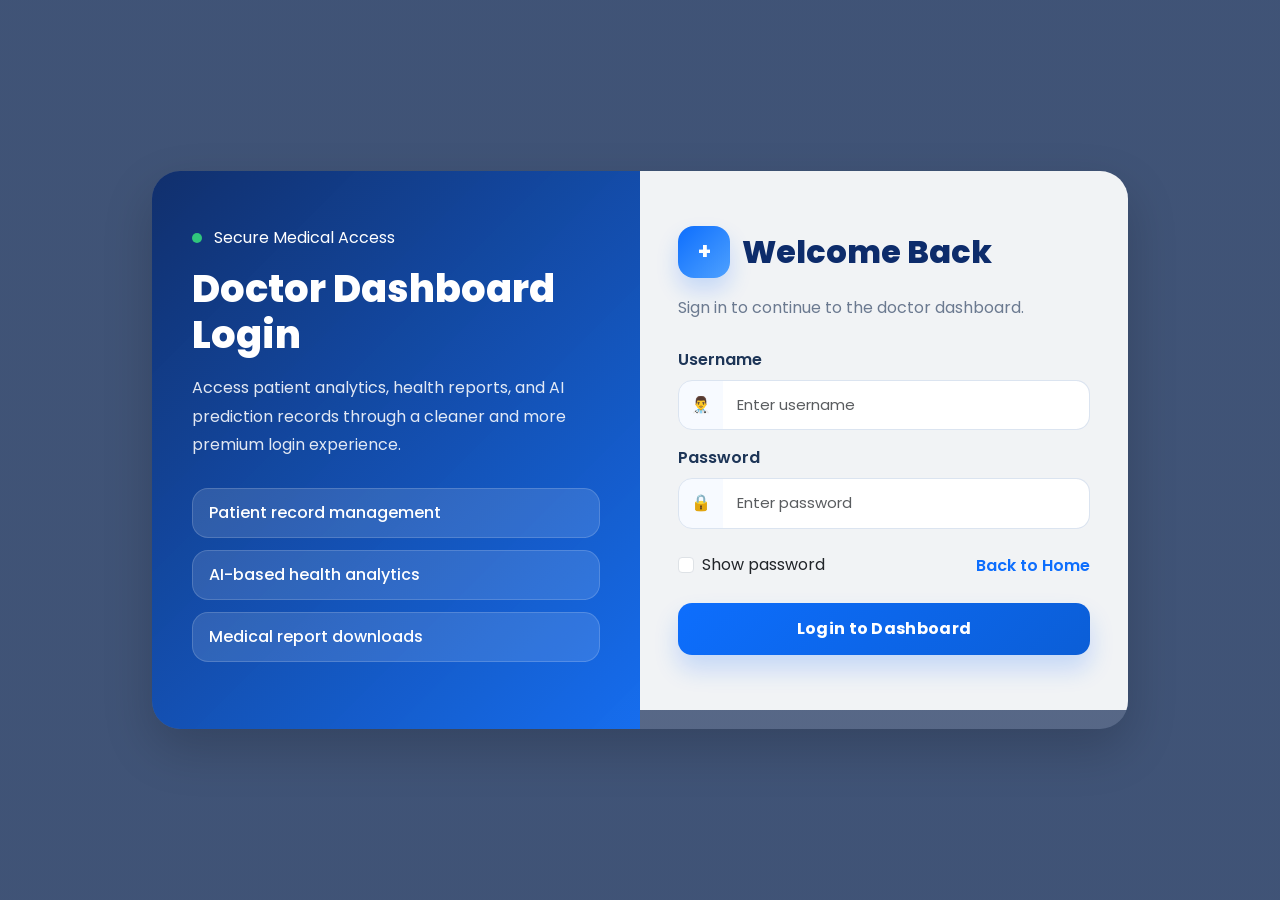
<file: login.html>
<!DOCTYPE html>
<html lang="en">
<head>
  <meta charset="UTF-8" />
  <meta name="viewport" content="width=device-width, initial-scale=1.0" />
  <title>Doctor Login</title>

  <link rel="stylesheet" href="https://cdn.jsdelivr.net/npm/bootstrap@5.3.2/dist/css/bootstrap.min.css">
  <link rel="preconnect" href="https://fonts.googleapis.com">
  <link rel="preconnect" href="https://fonts.gstatic.com" crossorigin>
  <link href="https://fonts.googleapis.com/css2?family=Poppins:wght@300;400;500;600;700;800&display=swap" rel="stylesheet">

  <style>
    *{
      margin:0;
      padding:0;
      box-sizing:border-box;
      font-family:'Poppins', sans-serif;
    }

    body{
      min-height:100vh;
      background:
        linear-gradient(rgba(10, 35, 80, 0.78), rgba(10, 35, 80, 0.78)),
        url('https://images.unsplash.com/photo-1576091160399-112ba8d25d1f?q=80&w=1920&auto=format&fit=crop');
      background-size:cover;
      background-position:center;
      display:flex;
      align-items:center;
      justify-content:center;
      padding:20px;
    }

    .login-wrapper{
      width:100%;
      max-width:1000px;
    }

    .login-card{
      border:none;
      border-radius:28px;
      overflow:hidden;
      box-shadow:0 20px 50px rgba(0,0,0,0.18);
      background:rgba(255,255,255,0.12);
      backdrop-filter:blur(14px);
    }

    .left-panel{
      background:linear-gradient(135deg, rgba(13,44,107,0.95), rgba(13,110,253,0.88));
      color:white;
      padding:55px 40px;
      height:100%;
      display:flex;
      flex-direction:column;
      justify-content:center;
    }

    .left-panel h1{
      font-size:2.4rem;
      font-weight:800;
      line-height:1.2;
      margin-bottom:16px;
    }

    .left-panel p{
      color:rgba(255,255,255,0.88);
      font-size:1rem;
      line-height:1.8;
      margin-bottom:28px;
    }

    .feature-pill{
      background:rgba(255,255,255,0.12);
      border:1px solid rgba(255,255,255,0.16);
      border-radius:16px;
      padding:12px 16px;
      margin-bottom:12px;
      font-weight:500;
    }

    .right-panel{
      background:rgba(255,255,255,0.92);
      padding:55px 38px;
    }

    .brand{
      display:flex;
      align-items:center;
      gap:12px;
      margin-bottom:18px;
    }

    .brand-badge{
      width:52px;
      height:52px;
      border-radius:16px;
      display:flex;
      align-items:center;
      justify-content:center;
      background:linear-gradient(135deg,#0d6efd,#4ea1ff);
      color:white;
      font-size:22px;
      font-weight:700;
      box-shadow:0 12px 22px rgba(13,110,253,0.20);
    }

    .login-title{
      font-size:2rem;
      font-weight:800;
      color:#0d2c6b;
      margin-bottom:6px;
    }

    .login-subtitle{
      color:#6b7a90;
      margin-bottom:28px;
    }

    .form-label{
      font-weight:600;
      color:#1d3557;
      margin-bottom:8px;
    }

    .form-control{
      border-radius:14px;
      padding:13px 14px;
      border:1px solid #dbe4f0;
      box-shadow:none !important;
      font-size:15px;
    }

    .form-control:focus{
      border-color:#0d6efd;
      box-shadow:0 0 0 0.2rem rgba(13,110,253,0.10) !important;
    }

    .input-group-text{
      border-radius:14px 0 0 14px;
      border:1px solid #dbe4f0;
      background:#f7faff;
    }

    .with-icon{
      border-left:none;
      border-radius:0 14px 14px 0;
    }

    .login-btn{
      border:none;
      border-radius:14px;
      padding:14px;
      font-weight:700;
      letter-spacing:0.3px;
      background:linear-gradient(135deg,#0d6efd,#0b5ed7);
      color:white;
      transition:0.3s ease;
      box-shadow:0 14px 25px rgba(13,110,253,0.20);
    }

    .login-btn:hover{
      transform:translateY(-2px);
      box-shadow:0 18px 30px rgba(13,110,253,0.24);
    }

    .back-link{
      text-decoration:none;
      color:#0d6efd;
      font-weight:600;
    }

    .back-link:hover{
      text-decoration:underline;
    }

    .pulse-dot{
      width:10px;
      height:10px;
      border-radius:50%;
      background:#30c67c;
      display:inline-block;
      margin-right:8px;
      animation:pulse 1.5s infinite;
    }

    @keyframes pulse{
      0%{box-shadow:0 0 0 0 rgba(48,198,124,0.7);}
      70%{box-shadow:0 0 0 10px rgba(48,198,124,0);}
      100%{box-shadow:0 0 0 0 rgba(48,198,124,0);}
    }

    .fade-up{
      animation:fadeUp 0.8s ease;
    }

    @keyframes fadeUp{
      from{
        opacity:0;
        transform:translateY(25px);
      }
      to{
        opacity:1;
        transform:translateY(0);
      }
    }

    @media(max-width:768px){
      .left-panel{
        padding:34px 24px;
      }

      .right-panel{
        padding:34px 24px;
      }

      .left-panel h1{
        font-size:2rem;
      }
    }
  </style>
</head>
<body>

  <div class="container login-wrapper fade-up">
    <div class="card login-card">
      <div class="row g-0">
        <div class="col-lg-6">
          <div class="left-panel">
            <div class="mb-3">
              <span class="pulse-dot"></span>
              <span>Secure Medical Access</span>
            </div>

            <h1>Doctor Dashboard Login</h1>
            <p>
              Access patient analytics, health reports, and AI prediction records
              through a cleaner and more premium login experience.
            </p>

            <div class="feature-pill">Patient record management</div>
            <div class="feature-pill">AI-based health analytics</div>
            <div class="feature-pill">Medical report downloads</div>
          </div>
        </div>

        <div class="col-lg-6">
          <div class="right-panel">
            <div class="brand">
              <div class="brand-badge">+</div>
              <div>
                <h3 class="login-title mb-0">Welcome Back</h3>
              </div>
            </div>

            <p class="login-subtitle">
              Sign in to continue to the doctor dashboard.
            </p>

            <form method="post" id="loginForm">
              <div class="mb-3">
                <label class="form-label">Username</label>
                <div class="input-group">
                  <span class="input-group-text">👨‍⚕️</span>
                  <input class="form-control with-icon" name="username" placeholder="Enter username" required>
                </div>
              </div>

              <div class="mb-4">
                <label class="form-label">Password</label>
                <div class="input-group">
                  <span class="input-group-text">🔒</span>
                  <input class="form-control with-icon" id="passwordField" name="password" type="password" placeholder="Enter password" required>
                </div>
              </div>

              <div class="d-flex justify-content-between align-items-center mb-4">
                <div class="form-check">
                  <input class="form-check-input" type="checkbox" id="showPassword">
                  <label class="form-check-label" for="showPassword">
                    Show password
                  </label>
                </div>

                <a href="/" class="back-link">Back to Home</a>
              </div>

              <button class="btn w-100 login-btn" id="loginBtn" type="submit">
                Login to Dashboard
              </button>
            </form>
          </div>
        </div>
      </div>
    </div>
  </div>

  <script>
    const showPassword = document.getElementById("showPassword");
    const passwordField = document.getElementById("passwordField");
    const loginForm = document.getElementById("loginForm");
    const loginBtn = document.getElementById("loginBtn");

    showPassword.addEventListener("change", function(){
      passwordField.type = this.checked ? "text" : "password";
    });

    loginForm.addEventListener("submit", function(){
      loginBtn.innerHTML = "Signing in...";
      loginBtn.disabled = true;
    });
  </script>

</body>
</html>
</file>
